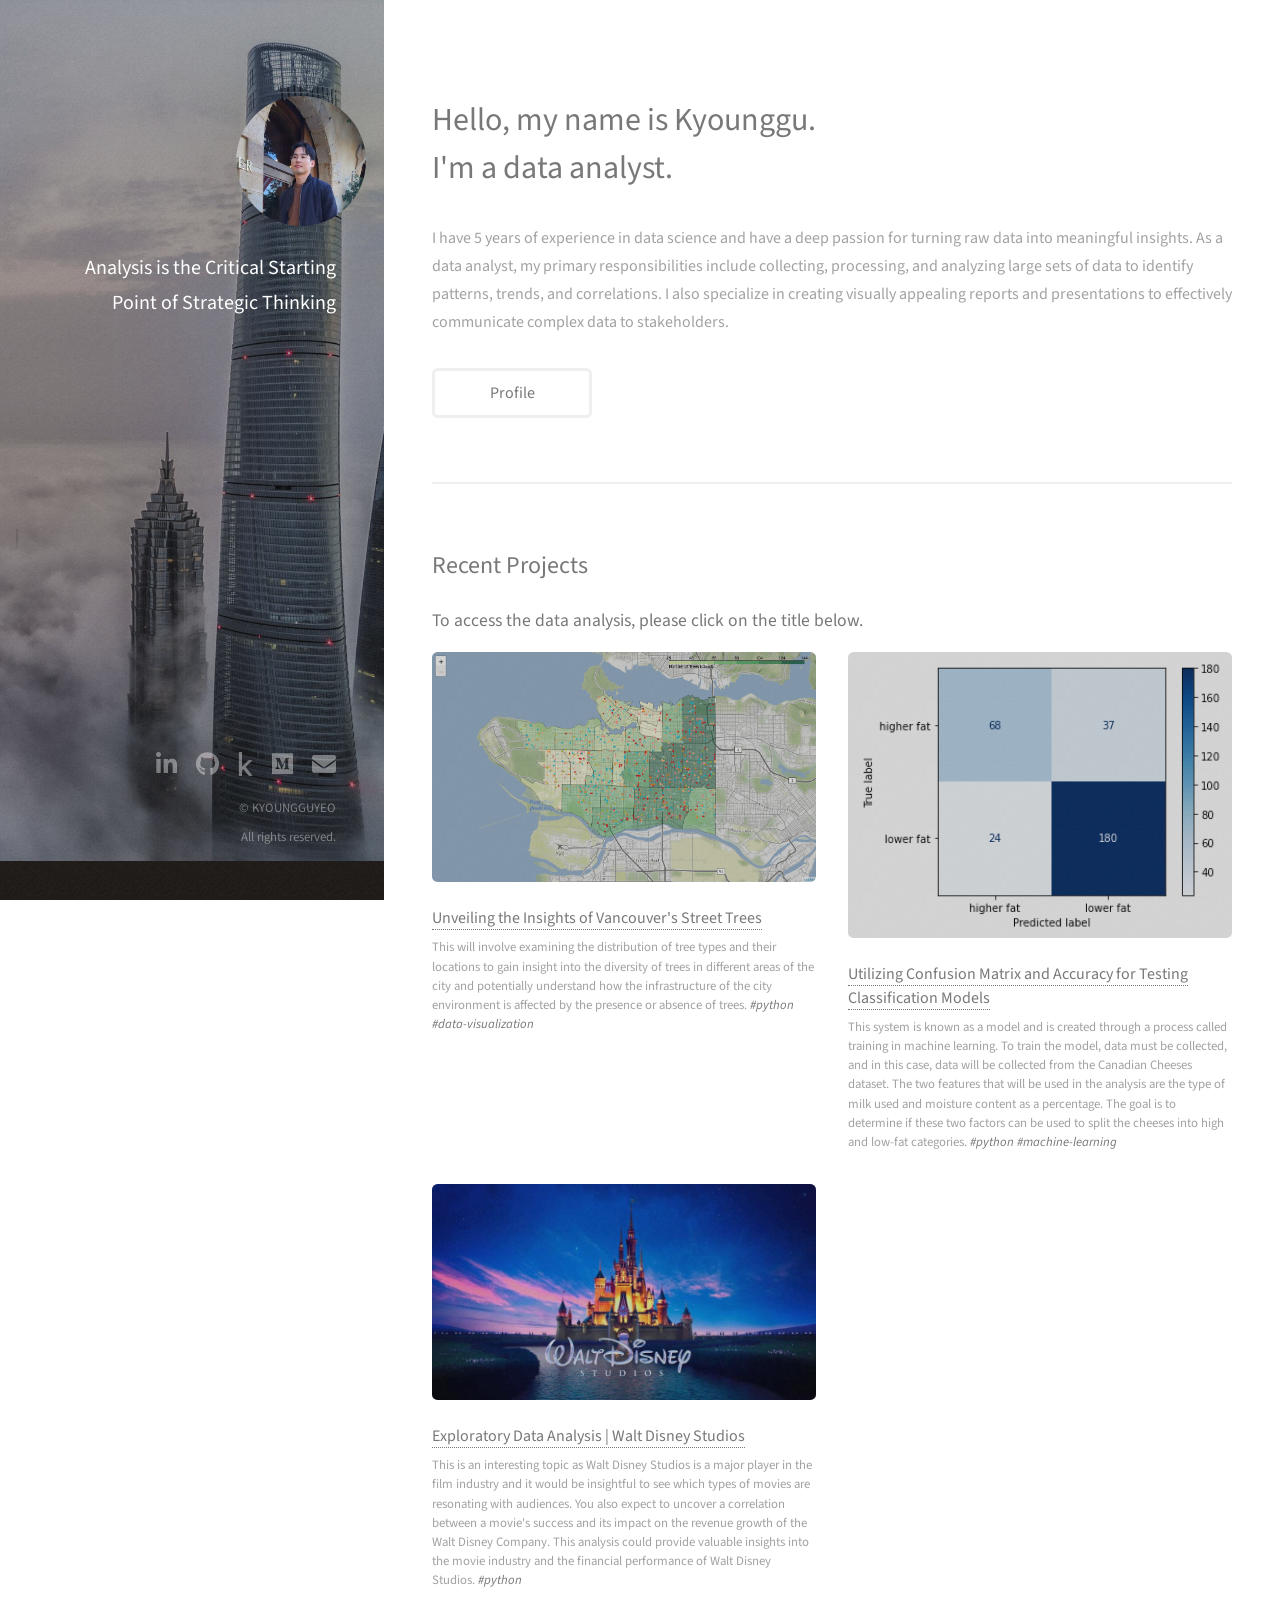
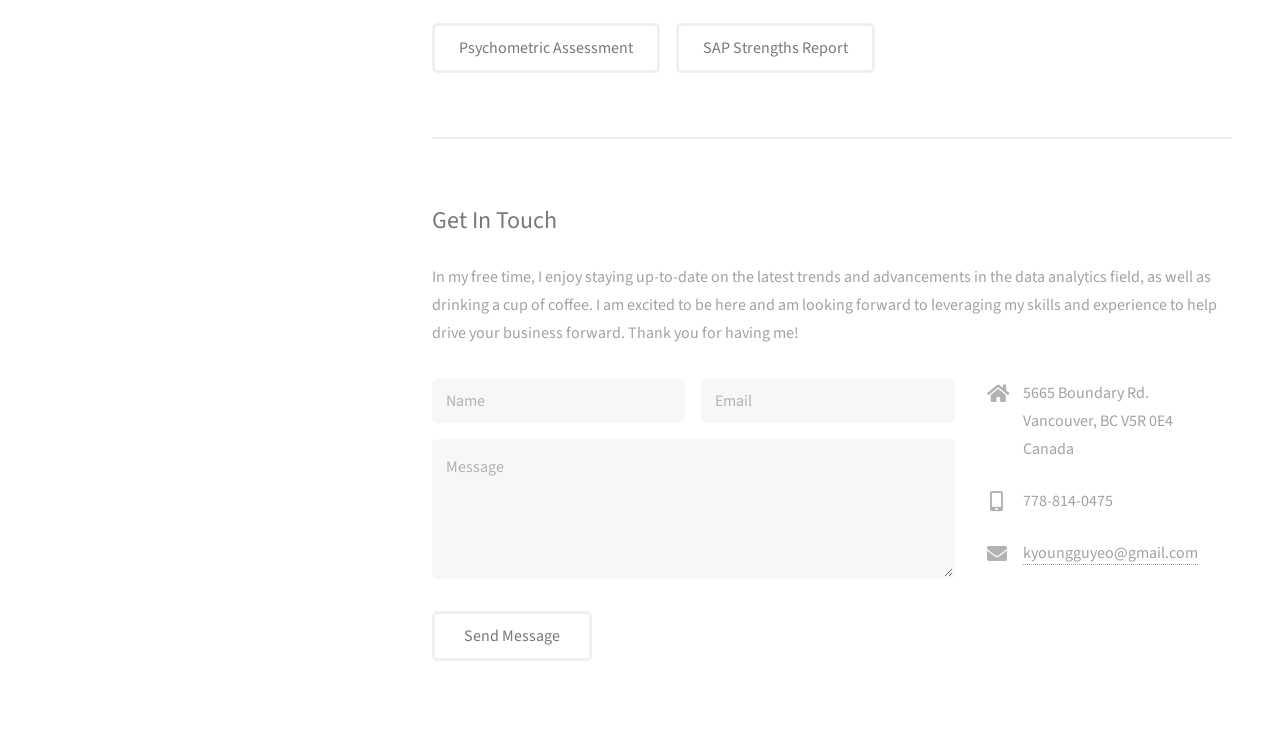
<file: index.html>
<!DOCTYPE HTML>
<!--
	Strata by HTML5 UP
	html5up.net | @ajlkn
	Free for personal and commercial use under the CCA 3.0 license (html5up.net/license)
-->
<html>
	<head>
		<title>Kyounggu Yeo | Data Analyst</title>
		<meta charset="utf-8" />
		<meta name="viewport" content="width=device-width, initial-scale=1, user-scalable=no" />
		<link rel="stylesheet" href="assets/css/main.css" />
		<script async src="https://pagead2.googlesyndication.com/pagead/js/adsbygoogle.js?client=ca-pub-3614192937830390"
     crossorigin="anonymous"></script>
	</head>
	<body class="is-preload">

		<!-- Header -->
			<header id="header">
				<div class="inner">
					<a href="#" class="image avatar"><img src="images/profile2.jpg" alt="" /></a>
					<h1><strong>Analysis is the Critical Starting Point of Strategic Thinking</strong><br />
				</div>
			</header>

		<!-- Main -->
			<div id="main">

				<!-- One -->
					<section id="one">
						<header class="major">
							<h2>Hello, my name is Kyounggu.<br />
								I'm a data analyst.</h2>
						</header>
						<p>I have 5 years of experience in data science and have a deep passion for turning raw data into meaningful insights. As a data analyst, my primary responsibilities include collecting, processing, and analyzing large sets of data to identify patterns, trends, and correlations. I also specialize in creating visually appealing reports and presentations to effectively communicate complex data to stakeholders.</p>
						<ul class="actions">
							<li><a href="data/Kyounggu-Yeo-Profile.pdf" target="_blank" class="button">Profile</a></li>
						</ul>
					</section>

				<!-- Two -->
					<section id="two">
						<h2>Recent Projects</h2>
							<h4>To access the data analysis, please click on the title below.</h4>
						<div class="row">
							<article class="col-6 col-12-xsmall work-item">
								<a href="images/city-of-vancouver-trees/vancouver-thumb.png" class="image fit thumb"><img src="images/city-of-vancouver-trees/vancouver-thumb.png" alt="" /></a>
								<h3><a href="data/Unveiling the Insights of Vancouver's Street Trees.html" target="_blank">Unveiling the Insights of Vancouver's Street Trees</a></h3>
								<p>This will involve examining the distribution of tree types and their locations to gain insight into the diversity of trees in different areas of the city and potentially understand how the infrastructure of the city environment is affected by the presence or absence of trees. <i><b>#python #data-visualization</b></i></p>
							</article>
							<article class="col-6 col-12-xsmall work-item">
								<a href="images/canadian-cheeses/cheeses-thumb.png" class="image fit thumb"><img src="images/canadian-cheeses/cheeses-thumb.png" alt="" /></a>
								<h3><a href="data/Utilizing Confusion Matrix and Accuracy for Testing Classification Models.html" target="_blank">Utilizing Confusion Matrix and Accuracy for Testing Classification Models</a></h3>
								<p>This system is known as a model and is created through a process called training in machine learning. To train the model, data must be collected, and in this case, data will be collected from the Canadian Cheeses dataset. The two features that will be used in the analysis are the type of milk used and moisture content as a percentage. The goal is to determine if these two factors can be used to split the cheeses into high and low-fat categories. <i><b>#python #machine-learning</b></i></p>
							</article>
							<article class="col-6 col-12-xsmall work-item">
								<a href="images/walt-disney-studios-castle-logo.jpeg" class="image fit thumb"><img src="images/walt-disney-studios-castle-logo.jpeg" alt="" /></a>
								<h3><a href="#" target="_blank">Exploratory Data Analysis | Walt Disney Studios</a></h3>
								<p>This is an interesting topic as Walt Disney Studios is a major player in the film industry and it would be insightful to see which types of movies are resonating with audiences. You also expect to uncover a correlation between a movie's success and its impact on the revenue growth of the Walt Disney Company. This analysis could provide valuable insights into the movie industry and the financial performance of Walt Disney Studios. <i><b>#python</b></i></p>
							</article>
						</div>
						<ul class="actions">
							<li><a href="data/Kyounggu-Yeo-Psychometric.pdf" target="_blank" class="button">Psychometric Assessment</a></li>
							<li><a href="data/SAP Candidate Strengths Report-Kyounggu Yeo.pdf" target="_blank" class="button">SAP Strengths Report</a></li>
						</ul>
					</section>

				<!-- Three -->
					<section id="three">
						<h2>Get In Touch</h2>
						<p>In my free time, I enjoy staying up-to-date on the latest trends and advancements in the data analytics field, as well as drinking a cup of coffee. I am excited to be here and am looking forward to leveraging my skills and experience to help drive your business forward. Thank you for having me!</p>
						<div class="row">
							<div class="col-8 col-12-small">
								<form method="post" action="#">
									<div class="row gtr-uniform gtr-50">
										<div class="col-6 col-12-xsmall"><input type="text" name="name" id="name" placeholder="Name" /></div>
										<div class="col-6 col-12-xsmall"><input type="email" name="email" id="email" placeholder="Email" /></div>
										<div class="col-12"><textarea name="message" id="message" placeholder="Message" rows="4"></textarea></div>
									</div>
								</form>
								<ul class="actions">
									<li><input type="submit" value="Send Message" /></li>
								</ul>
							</div>
							<div class="col-4 col-12-small">
								<ul class="labeled-icons">
									<li>
										<h3 class="icon solid fa-home"><span class="label">Address</span></h3>
										5665 Boundary Rd.<br />
										Vancouver, BC V5R 0E4<br />
										Canada
									</li>
									<li>
										<h3 class="icon solid fa-mobile-alt"><span class="label">Phone</span></h3>
										778-814-0475
									</li>
									<li>
										<h3 class="icon solid fa-envelope"><span class="label">Email</span></h3>
										<a href="mailto: kyoungguyeo@gmail.com">kyoungguyeo@gmail.com</a>
									</li>
								</ul>
							</div>
						</div>
					</section>

				<!-- Four -->
				<!--
					<section id="four">
						<h2>Elements</h2>

						<section>
							<h4>Text</h4>
							<p>This is <b>bold</b> and this is <strong>strong</strong>. This is <i>italic</i> and this is <em>emphasized</em>.
							This is <sup>superscript</sup> text and this is <sub>subscript</sub> text.
							This is <u>underlined</u> and this is code: <code>for (;;) { ... }</code>. Finally, <a href="#">this is a link</a>.</p>
							<hr />
							<header>
								<h4>Heading with a Subtitle</h4>
								<p>Lorem ipsum dolor sit amet nullam id egestas urna aliquam</p>
							</header>
							<p>Nunc lacinia ante nunc ac lobortis. Interdum adipiscing gravida odio porttitor sem non mi integer non faucibus ornare mi ut ante amet placerat aliquet. Volutpat eu sed ante lacinia sapien lorem accumsan varius montes viverra nibh in adipiscing blandit tempus accumsan.</p>
							<header>
								<h5>Heading with a Subtitle</h5>
								<p>Lorem ipsum dolor sit amet nullam id egestas urna aliquam</p>
							</header>
							<p>Nunc lacinia ante nunc ac lobortis. Interdum adipiscing gravida odio porttitor sem non mi integer non faucibus ornare mi ut ante amet placerat aliquet. Volutpat eu sed ante lacinia sapien lorem accumsan varius montes viverra nibh in adipiscing blandit tempus accumsan.</p>
							<hr />
							<h2>Heading Level 2</h2>
							<h3>Heading Level 3</h3>
							<h4>Heading Level 4</h4>
							<h5>Heading Level 5</h5>
							<h6>Heading Level 6</h6>
							<hr />
							<h5>Blockquote</h5>
							<blockquote>Fringilla nisl. Donec accumsan interdum nisi, quis tincidunt felis sagittis eget tempus euismod. Vestibulum ante ipsum primis in faucibus vestibulum. Blandit adipiscing eu felis iaculis volutpat ac adipiscing accumsan faucibus. Vestibulum ante ipsum primis in faucibus lorem ipsum dolor sit amet nullam adipiscing eu felis.</blockquote>
							<h5>Preformatted</h5>
							<pre><code>i = 0;

while (!deck.isInOrder()) {
print 'Iteration ' + i;
deck.shuffle();
i++;
}

print 'It took ' + i + ' iterations to sort the deck.';</code></pre>
						</section>

						<section>
							<h4>Lists</h4>
							<div class="row">
								<div class="col-6 col-12-xsmall">
									<h5>Unordered</h5>
									<ul>
										<li>Dolor pulvinar etiam magna etiam.</li>
										<li>Sagittis adipiscing lorem eleifend.</li>
										<li>Felis enim feugiat dolore viverra.</li>
									</ul>
									<h5>Alternate</h5>
									<ul class="alt">
										<li>Dolor pulvinar etiam magna etiam.</li>
										<li>Sagittis adipiscing lorem eleifend.</li>
										<li>Felis enim feugiat dolore viverra.</li>
									</ul>
								</div>
								<div class="col-6 col-12-xsmall">
									<h5>Ordered</h5>
									<ol>
										<li>Dolor pulvinar etiam magna etiam.</li>
										<li>Etiam vel felis at lorem sed viverra.</li>
										<li>Felis enim feugiat dolore viverra.</li>
										<li>Dolor pulvinar etiam magna etiam.</li>
										<li>Etiam vel felis at lorem sed viverra.</li>
										<li>Felis enim feugiat dolore viverra.</li>
									</ol>
									<h5>Icons</h5>
									<ul class="icons">
										<li><a href="#" class="icon brands fa-twitter"><span class="label">Twitter</span></a></li>
										<li><a href="#" class="icon brands fa-facebook-f"><span class="label">Facebook</span></a></li>
										<li><a href="#" class="icon brands fa-instagram"><span class="label">Instagram</span></a></li>
										<li><a href="#" class="icon brands fa-github"><span class="label">Github</span></a></li>
										<li><a href="#" class="icon brands fa-dribbble"><span class="label">Dribbble</span></a></li>
										<li><a href="#" class="icon brands fa-tumblr"><span class="label">Tumblr</span></a></li>
									</ul>
								</div>
							</div>
							<h5>Actions</h5>
							<ul class="actions">
								<li><a href="#" class="button primary">Default</a></li>
								<li><a href="#" class="button">Default</a></li>
							</ul>
							<ul class="actions small">
								<li><a href="#" class="button primary small">Small</a></li>
								<li><a href="#" class="button small">Small</a></li>
							</ul>
							<div class="row">
								<div class="col-6 col-12-small">
									<ul class="actions stacked">
										<li><a href="#" class="button primary">Default</a></li>
										<li><a href="#" class="button">Default</a></li>
									</ul>
								</div>
								<div class="col-6 col-12-small">
									<ul class="actions stacked">
										<li><a href="#" class="button primary small">Small</a></li>
										<li><a href="#" class="button small">Small</a></li>
									</ul>
								</div>
								<div class="col-6 col-12-small">
									<ul class="actions stacked">
										<li><a href="#" class="button primary fit">Default</a></li>
										<li><a href="#" class="button fit">Default</a></li>
									</ul>
								</div>
								<div class="col-6 col-12-small">
									<ul class="actions stacked">
										<li><a href="#" class="button primary small fit">Small</a></li>
										<li><a href="#" class="button small fit">Small</a></li>
									</ul>
								</div>
							</div>
						</section>

						<section>
							<h4>Table</h4>
							<h5>Default</h5>
							<div class="table-wrapper">
								<table>
									<thead>
										<tr>
											<th>Name</th>
											<th>Description</th>
											<th>Price</th>
										</tr>
									</thead>
									<tbody>
										<tr>
											<td>Item One</td>
											<td>Ante turpis integer aliquet porttitor.</td>
											<td>29.99</td>
										</tr>
										<tr>
											<td>Item Two</td>
											<td>Vis ac commodo adipiscing arcu aliquet.</td>
											<td>19.99</td>
										</tr>
										<tr>
											<td>Item Three</td>
											<td> Morbi faucibus arcu accumsan lorem.</td>
											<td>29.99</td>
										</tr>
										<tr>
											<td>Item Four</td>
											<td>Vitae integer tempus condimentum.</td>
											<td>19.99</td>
										</tr>
										<tr>
											<td>Item Five</td>
											<td>Ante turpis integer aliquet porttitor.</td>
											<td>29.99</td>
										</tr>
									</tbody>
									<tfoot>
										<tr>
											<td colspan="2"></td>
											<td>100.00</td>
										</tr>
									</tfoot>
								</table>
							</div>

							<h5>Alternate</h5>
							<div class="table-wrapper">
								<table class="alt">
									<thead>
										<tr>
											<th>Name</th>
											<th>Description</th>
											<th>Price</th>
										</tr>
									</thead>
									<tbody>
										<tr>
											<td>Item One</td>
											<td>Ante turpis integer aliquet porttitor.</td>
											<td>29.99</td>
										</tr>
										<tr>
											<td>Item Two</td>
											<td>Vis ac commodo adipiscing arcu aliquet.</td>
											<td>19.99</td>
										</tr>
										<tr>
											<td>Item Three</td>
											<td> Morbi faucibus arcu accumsan lorem.</td>
											<td>29.99</td>
										</tr>
										<tr>
											<td>Item Four</td>
											<td>Vitae integer tempus condimentum.</td>
											<td>19.99</td>
										</tr>
										<tr>
											<td>Item Five</td>
											<td>Ante turpis integer aliquet porttitor.</td>
											<td>29.99</td>
										</tr>
									</tbody>
									<tfoot>
										<tr>
											<td colspan="2"></td>
											<td>100.00</td>
										</tr>
									</tfoot>
								</table>
							</div>
						</section>

						<section>
							<h4>Buttons</h4>
							<ul class="actions">
								<li><a href="#" class="button primary">Primary</a></li>
								<li><a href="#" class="button">Default</a></li>
							</ul>
							<ul class="actions">
								<li><a href="#" class="button large">Large</a></li>
								<li><a href="#" class="button">Default</a></li>
								<li><a href="#" class="button small">Small</a></li>
							</ul>
							<ul class="actions fit">
								<li><a href="#" class="button primary fit">Fit</a></li>
								<li><a href="#" class="button fit">Fit</a></li>
							</ul>
							<ul class="actions fit small">
								<li><a href="#" class="button primary fit small">Fit + Small</a></li>
								<li><a href="#" class="button fit small">Fit + Small</a></li>
							</ul>
							<ul class="actions">
								<li><a href="#" class="button primary icon solid fa-download">Icon</a></li>
								<li><a href="#" class="button icon solid fa-download">Icon</a></li>
							</ul>
							<ul class="actions">
								<li><span class="button primary disabled">Primary</span></li>
								<li><span class="button disabled">Default</span></li>
							</ul>
						</section>

						<section>
							<h4>Form</h4>
							<form method="post" action="#">
								<div class="row gtr-uniform gtr-50">
									<div class="col-6 col-12-xsmall">
										<input type="text" name="demo-name" id="demo-name" value="" placeholder="Name" />
									</div>
									<div class="col-6 col-12-xsmall">
										<input type="email" name="demo-email" id="demo-email" value="" placeholder="Email" />
									</div>
									<div class="col-12">
										<select name="demo-category" id="demo-category">
											<option value="">- Category -</option>
											<option value="1">Manufacturing</option>
											<option value="1">Shipping</option>
											<option value="1">Administration</option>
											<option value="1">Human Resources</option>
										</select>
									</div>
									<div class="col-4 col-12-small">
										<input type="radio" id="demo-priority-low" name="demo-priority" checked>
										<label for="demo-priority-low">Low Priority</label>
									</div>
									<div class="col-4 col-12-small">
										<input type="radio" id="demo-priority-normal" name="demo-priority">
										<label for="demo-priority-normal">Normal Priority</label>
									</div>
									<div class="col-4 col-12-small">
										<input type="radio" id="demo-priority-high" name="demo-priority">
										<label for="demo-priority-high">High Priority</label>
									</div>
									<div class="col-6 col-12-small">
										<input type="checkbox" id="demo-copy" name="demo-copy">
										<label for="demo-copy">Email me a copy of this message</label>
									</div>
									<div class="col-6 col-12-small">
										<input type="checkbox" id="demo-human" name="demo-human" checked>
										<label for="demo-human">I am a human and not a robot</label>
									</div>
									<div class="col-12">
										<textarea name="demo-message" id="demo-message" placeholder="Enter your message" rows="6"></textarea>
									</div>
									<div class="col-12">
										<ul class="actions">
											<li><input type="submit" value="Send Message" class="primary" /></li>
											<li><input type="reset" value="Reset" /></li>
										</ul>
									</div>
								</div>
							</form>
						</section>

						<section>
							<h4>Image</h4>
							<h5>Fit</h5>
							<div class="box alt">
								<div class="row gtr-50 gtr-uniform">
									<div class="col-12"><span class="image fit"><img src="images/fulls/05.jpg" alt="" /></span></div>
									<div class="col-4"><span class="image fit"><img src="images/thumbs/01.jpg" alt="" /></span></div>
									<div class="col-4"><span class="image fit"><img src="images/thumbs/02.jpg" alt="" /></span></div>
									<div class="col-4"><span class="image fit"><img src="images/thumbs/03.jpg" alt="" /></span></div>
									<div class="col-4"><span class="image fit"><img src="images/thumbs/04.jpg" alt="" /></span></div>
									<div class="col-4"><span class="image fit"><img src="images/thumbs/05.jpg" alt="" /></span></div>
									<div class="col-4"><span class="image fit"><img src="images/thumbs/06.jpg" alt="" /></span></div>
									<div class="col-4"><span class="image fit"><img src="images/thumbs/03.jpg" alt="" /></span></div>
									<div class="col-4"><span class="image fit"><img src="images/thumbs/02.jpg" alt="" /></span></div>
									<div class="col-4"><span class="image fit"><img src="images/thumbs/01.jpg" alt="" /></span></div>
								</div>
							</div>
							<h5>Left &amp; Right</h5>
							<p><span class="image left"><img src="images/avatar.jpg" alt="" /></span>Fringilla nisl. Donec accumsan interdum nisi, quis tincidunt felis sagittis eget. tempus euismod. Vestibulum ante ipsum primis in faucibus vestibulum. Blandit adipiscing eu felis iaculis volutpat ac adipiscing accumsan eu faucibus. Integer ac pellentesque praesent tincidunt felis sagittis eget. tempus euismod. Vestibulum ante ipsum primis in faucibus vestibulum. Blandit adipiscing eu felis iaculis volutpat ac adipiscing accumsan eu faucibus. Integer ac pellentesque praesent. Donec accumsan interdum nisi, quis tincidunt felis sagittis eget. tempus euismod. Vestibulum ante ipsum primis in faucibus vestibulum. Blandit adipiscing eu felis iaculis volutpat ac adipiscing accumsan eu faucibus. Integer ac pellentesque praesent tincidunt felis sagittis eget. tempus euismod. Vestibulum ante ipsum primis in faucibus vestibulum. Blandit adipiscing eu felis iaculis volutpat ac adipiscing accumsan eu faucibus. Integer ac pellentesque praesent.</p>
							<p><span class="image right"><img src="images/avatar.jpg" alt="" /></span>Fringilla nisl. Donec accumsan interdum nisi, quis tincidunt felis sagittis eget. tempus euismod. Vestibulum ante ipsum primis in faucibus vestibulum. Blandit adipiscing eu felis iaculis volutpat ac adipiscing accumsan eu faucibus. Integer ac pellentesque praesent tincidunt felis sagittis eget. tempus euismod. Vestibulum ante ipsum primis in faucibus vestibulum. Blandit adipiscing eu felis iaculis volutpat ac adipiscing accumsan eu faucibus. Integer ac pellentesque praesent. Donec accumsan interdum nisi, quis tincidunt felis sagittis eget. tempus euismod. Vestibulum ante ipsum primis in faucibus vestibulum. Blandit adipiscing eu felis iaculis volutpat ac adipiscing accumsan eu faucibus. Integer ac pellentesque praesent tincidunt felis sagittis eget. tempus euismod. Vestibulum ante ipsum primis in faucibus vestibulum. Blandit adipiscing eu felis iaculis volutpat ac adipiscing accumsan eu faucibus. Integer ac pellentesque praesent.</p>
						</section>

					</section>
				-->

			</div>

		<!-- Footer -->
			<footer id="footer">
				<div class="inner">
					<ul class="icons">
						<li><a href="https://www.linkedin.com/in/kyoungguyeo/" target="_blank" class="icon brands fa-linkedin-in"><span class="label">LinkedIn</span></a></li>
						<li><a href="http://github.com/kyoungguyeo" target="_blank" class="icon brands fa-github"><span class="label">Github</span></a></li>
						<li><a href="http://kaggle.com/kyoungguyeo" target="_blank" class="icon brands fa-kaggle"><span class="label">Kaggle</span></a></li>
						<li><a href="http://medium.com/@kyoungguyeo" target="_blank" class="icon brands fa-medium"><span class="label">Medium</span></a></li>
						<li><a href="mailto: kyoungguyeo@gmail.com" target="_blank" class="icon solid fa-envelope"><span class="label">Email</span></a></li>
					</ul>
					<ul class="copyright">
						<li>&copy; KYOUNGGUYEO</li><li>All rights reserved.</a></li>
					</ul>
				</div>
			</footer>

		<!-- Scripts -->
			<script src="assets/js/jquery.min.js"></script>
			<script src="assets/js/jquery.poptrox.min.js"></script>
			<script src="assets/js/browser.min.js"></script>
			<script src="assets/js/breakpoints.min.js"></script>
			<script src="assets/js/util.js"></script>
			<script src="assets/js/main.js"></script>

	</body>
</html>
</file>
<file: assets/css/main.css>
@import url("fontawesome-all.min.css");
@import url("https://fonts.googleapis.com/css?family=Source+Sans+Pro:400,400italic");

/*
	Strata by HTML5 UP
	html5up.net | @ajlkn
	Free for personal and commercial use under the CCA 3.0 license (html5up.net/license)
*/

html, body, div, span, applet, object,
iframe, h1, h2, h3, h4, h5, h6, p, blockquote,
pre, a, abbr, acronym, address, big, cite,
code, del, dfn, em, img, ins, kbd, q, s, samp,
small, strike, strong, sub, sup, tt, var, b,
u, i, center, dl, dt, dd, ol, ul, li, fieldset,
form, label, legend, table, caption, tbody,
tfoot, thead, tr, th, td, article, aside,
canvas, details, embed, figure, figcaption,
footer, header, hgroup, menu, nav, output, ruby,
section, summary, time, mark, audio, video {
	margin: 0;
	padding: 0;
	border: 0;
	font-size: 100%;
	font: inherit;
	vertical-align: baseline;}

article, aside, details, figcaption, figure,
footer, header, hgroup, menu, nav, section {
	display: block;}

body {
	line-height: 1;
}

ol, ul {
	list-style: none;
}

blockquote, q {
	quotes: none;
}

	blockquote:before, blockquote:after, q:before, q:after {
		content: '';
		content: none;
	}

table {
	border-collapse: collapse;
	border-spacing: 0;
}

body {
	-webkit-text-size-adjust: none;
}

mark {
	background-color: transparent;
	color: inherit;
}

input::-moz-focus-inner {
	border: 0;
	padding: 0;
}

input, select, textarea {
	-moz-appearance: none;
	-webkit-appearance: none;
	-ms-appearance: none;
	appearance: none;
}

/* Basic */

	html {
		box-sizing: border-box;
	}

	*, *:before, *:after {
		box-sizing: inherit;
	}

	body {
		background: #fff;
	}

		body.is-preload *, body.is-preload *:before, body.is-preload *:after {
			-moz-animation: none !important;
			-webkit-animation: none !important;
			-ms-animation: none !important;
			animation: none !important;
			-moz-transition: none !important;
			-webkit-transition: none !important;
			-ms-transition: none !important;
			transition: none !important;
		}

	body, input, select, textarea {
		color: #a2a2a2;
		font-family: "Source Sans Pro", Helvetica, sans-serif;
		font-size: 16pt;
		font-weight: 400;
		line-height: 1.75em;
	}

	a {
		-moz-transition: color 0.2s ease-in-out, border-color 0.2s ease-in-out;
		-webkit-transition: color 0.2s ease-in-out, border-color 0.2s ease-in-out;
		-ms-transition: color 0.2s ease-in-out, border-color 0.2s ease-in-out;
		transition: color 0.2s ease-in-out, border-color 0.2s ease-in-out;
		border-bottom: dotted 1px;
		color: #49bf9d;
		text-decoration: none;
	}

		a:hover {
			border-bottom-color: transparent;
			color: #49bf9d !important;
			text-decoration: none;
		}

	strong, b {
		color: #787878;
		font-weight: 400;
	}

	em, i {
		font-style: italic;
	}

	p {
		margin: 0 0 2em 0;
	}

	h1, h2, h3, h4, h5, h6 {
		color: #787878;
		font-weight: 400;
		line-height: 1em;
		margin: 0 0 1em 0;
	}

		h1 a, h2 a, h3 a, h4 a, h5 a, h6 a {
			color: inherit;
			text-decoration: none;
		}

	h1 {
		font-size: 2em;
		line-height: 1.5em;
	}

	h2 {
		font-size: 1.5em;
		line-height: 1.5em;
	}

	h3 {
		font-size: 1.25em;
		line-height: 1.5em;
	}

	h4 {
		font-size: 1.1em;
		line-height: 1.5em;
	}

	h5 {
		font-size: 0.9em;
		line-height: 1.5em;
	}

	h6 {
		font-size: 0.7em;
		line-height: 1.5em;
	}

	sub {
		font-size: 0.8em;
		position: relative;
		top: 0.5em;
	}

	sup {
		font-size: 0.8em;
		position: relative;
		top: -0.5em;
	}

	hr {
		border: 0;
		border-bottom: solid 2px #efefef;
		margin: 2em 0;
	}

		hr.major {
			margin: 3em 0;
		}

	blockquote {
		border-left: solid 6px #efefef;
		font-style: italic;
		margin: 0 0 2em 0;
		padding: 0.5em 0 0.5em 1.5em;
	}

	code {
		background: #f7f7f7;
		border-radius: 0.35em;
		border: solid 2px #efefef;
		font-family: "Courier New", monospace;
		font-size: 0.9em;
		margin: 0 0.25em;
		padding: 0.25em 0.65em;
	}

	pre {
		-webkit-overflow-scrolling: touch;
		font-family: "Courier New", monospace;
		font-size: 0.9em;
		margin: 0 0 2em 0;
	}

		pre code {
			display: block;
			line-height: 1.75em;
			padding: 1em 1.5em;
			overflow-x: auto;
		}

	.align-left {
		text-align: left;
	}

	.align-center {
		text-align: center;
	}

	.align-right {
		text-align: right;
	}

/* Container */

	.container {
		margin: 0 auto;
		max-width: calc(100% - 4em);
		width: 100%;
	}

		.container.xsmall {
			width: 25%;
		}

		.container.small {
			width: 50%;
		}

		.container.medium {
			width: 75%;
		}

		.container.large {
			width: 125%;
		}

		.container.xlarge {
			width: 150%;
		}

		.container.max {
			width: 100%;
		}

		@media screen and (max-width: 980px) {

			.container {
				width: 100% !important;
				max-width: 100% !important;
			}

		}

		@media screen and (max-width: 480px) {

			.container {
				max-width: calc(100% - 3em);
			}

		}

/* Row */

	.row {
		display: flex;
		flex-wrap: wrap;
		box-sizing: border-box;
		align-items: stretch;
	}

		.row > * {
			box-sizing: border-box;
		}

		.row.gtr-uniform > * > :last-child {
			margin-bottom: 0;
		}

		.row.aln-left {
			justify-content: flex-start;
		}

		.row.aln-center {
			justify-content: center;
		}

		.row.aln-right {
			justify-content: flex-end;
		}

		.row.aln-top {
			align-items: flex-start;
		}

		.row.aln-middle {
			align-items: center;
		}

		.row.aln-bottom {
			align-items: flex-end;
		}

		.row > .imp {
			order: -1;
		}

		.row > .col-1 {
			width: 8.33333%;
		}

		.row > .off-1 {
			margin-left: 8.33333%;
		}

		.row > .col-2 {
			width: 16.66667%;
		}

		.row > .off-2 {
			margin-left: 16.66667%;
		}

		.row > .col-3 {
			width: 25%;
		}

		.row > .off-3 {
			margin-left: 25%;
		}

		.row > .col-4 {
			width: 33.33333%;
		}

		.row > .off-4 {
			margin-left: 33.33333%;
		}

		.row > .col-5 {
			width: 41.66667%;
		}

		.row > .off-5 {
			margin-left: 41.66667%;
		}

		.row > .col-6 {
			width: 50%;
		}

		.row > .off-6 {
			margin-left: 50%;
		}

		.row > .col-7 {
			width: 58.33333%;
		}

		.row > .off-7 {
			margin-left: 58.33333%;
		}

		.row > .col-8 {
			width: 66.66667%;
		}

		.row > .off-8 {
			margin-left: 66.66667%;
		}

		.row > .col-9 {
			width: 75%;
		}

		.row > .off-9 {
			margin-left: 75%;
		}

		.row > .col-10 {
			width: 83.33333%;
		}

		.row > .off-10 {
			margin-left: 83.33333%;
		}

		.row > .col-11 {
			width: 91.66667%;
		}

		.row > .off-11 {
			margin-left: 91.66667%;
		}

		.row > .col-12 {
			width: 100%;
		}

		.row > .off-12 {
			margin-left: 100%;
		}

		.row.gtr-0 {
			margin-top: 0;
			margin-left: 0em;
		}

			.row.gtr-0 > * {
				padding: 0 0 0 0em;
			}

			.row.gtr-0.gtr-uniform {
				margin-top: 0em;
			}

				.row.gtr-0.gtr-uniform > * {
					padding-top: 0em;
				}

		.row.gtr-25 {
			margin-top: 0;
			margin-left: -0.625em;
		}

			.row.gtr-25 > * {
				padding: 0 0 0 0.625em;
			}

			.row.gtr-25.gtr-uniform {
				margin-top: -0.625em;
			}

				.row.gtr-25.gtr-uniform > * {
					padding-top: 0.625em;
				}

		.row.gtr-50 {
			margin-top: 0;
			margin-left: -1.25em;
		}

			.row.gtr-50 > * {
				padding: 0 0 0 1.25em;
			}

			.row.gtr-50.gtr-uniform {
				margin-top: -1.25em;
			}

				.row.gtr-50.gtr-uniform > * {
					padding-top: 1.25em;
				}

		.row {
			margin-top: 0;
			margin-left: -2.5em;
		}

			.row > * {
				padding: 0 0 0 2.5em;
			}

			.row.gtr-uniform {
				margin-top: -2.5em;
			}

				.row.gtr-uniform > * {
					padding-top: 2.5em;
				}

		.row.gtr-150 {
			margin-top: 0;
			margin-left: -3.75em;
		}

			.row.gtr-150 > * {
				padding: 0 0 0 3.75em;
			}

			.row.gtr-150.gtr-uniform {
				margin-top: -3.75em;
			}

				.row.gtr-150.gtr-uniform > * {
					padding-top: 3.75em;
				}

		.row.gtr-200 {
			margin-top: 0;
			margin-left: -5em;
		}

			.row.gtr-200 > * {
				padding: 0 0 0 5em;
			}

			.row.gtr-200.gtr-uniform {
				margin-top: -5em;
			}

				.row.gtr-200.gtr-uniform > * {
					padding-top: 5em;
				}

		@media screen and (max-width: 1800px) {

			.row {
				display: flex;
				flex-wrap: wrap;
				box-sizing: border-box;
				align-items: stretch;
			}

				.row > * {
					box-sizing: border-box;
				}

				.row.gtr-uniform > * > :last-child {
					margin-bottom: 0;
				}

				.row.aln-left {
					justify-content: flex-start;
				}

				.row.aln-center {
					justify-content: center;
				}

				.row.aln-right {
					justify-content: flex-end;
				}

				.row.aln-top {
					align-items: flex-start;
				}

				.row.aln-middle {
					align-items: center;
				}

				.row.aln-bottom {
					align-items: flex-end;
				}

				.row > .imp-xlarge {
					order: -1;
				}

				.row > .col-1-xlarge {
					width: 8.33333%;
				}

				.row > .off-1-xlarge {
					margin-left: 8.33333%;
				}

				.row > .col-2-xlarge {
					width: 16.66667%;
				}

				.row > .off-2-xlarge {
					margin-left: 16.66667%;
				}

				.row > .col-3-xlarge {
					width: 25%;
				}

				.row > .off-3-xlarge {
					margin-left: 25%;
				}

				.row > .col-4-xlarge {
					width: 33.33333%;
				}

				.row > .off-4-xlarge {
					margin-left: 33.33333%;
				}

				.row > .col-5-xlarge {
					width: 41.66667%;
				}

				.row > .off-5-xlarge {
					margin-left: 41.66667%;
				}

				.row > .col-6-xlarge {
					width: 50%;
				}

				.row > .off-6-xlarge {
					margin-left: 50%;
				}

				.row > .col-7-xlarge {
					width: 58.33333%;
				}

				.row > .off-7-xlarge {
					margin-left: 58.33333%;
				}

				.row > .col-8-xlarge {
					width: 66.66667%;
				}

				.row > .off-8-xlarge {
					margin-left: 66.66667%;
				}

				.row > .col-9-xlarge {
					width: 75%;
				}

				.row > .off-9-xlarge {
					margin-left: 75%;
				}

				.row > .col-10-xlarge {
					width: 83.33333%;
				}

				.row > .off-10-xlarge {
					margin-left: 83.33333%;
				}

				.row > .col-11-xlarge {
					width: 91.66667%;
				}

				.row > .off-11-xlarge {
					margin-left: 91.66667%;
				}

				.row > .col-12-xlarge {
					width: 100%;
				}

				.row > .off-12-xlarge {
					margin-left: 100%;
				}

				.row.gtr-0 {
					margin-top: 0;
					margin-left: 0em;
				}

					.row.gtr-0 > * {
						padding: 0 0 0 0em;
					}

					.row.gtr-0.gtr-uniform {
						margin-top: 0em;
					}

						.row.gtr-0.gtr-uniform > * {
							padding-top: 0em;
						}

				.row.gtr-25 {
					margin-top: 0;
					margin-left: -0.625em;
				}

					.row.gtr-25 > * {
						padding: 0 0 0 0.625em;
					}

					.row.gtr-25.gtr-uniform {
						margin-top: -0.625em;
					}

						.row.gtr-25.gtr-uniform > * {
							padding-top: 0.625em;
						}

				.row.gtr-50 {
					margin-top: 0;
					margin-left: -1.25em;
				}

					.row.gtr-50 > * {
						padding: 0 0 0 1.25em;
					}

					.row.gtr-50.gtr-uniform {
						margin-top: -1.25em;
					}

						.row.gtr-50.gtr-uniform > * {
							padding-top: 1.25em;
						}

				.row {
					margin-top: 0;
					margin-left: -2.5em;
				}

					.row > * {
						padding: 0 0 0 2.5em;
					}

					.row.gtr-uniform {
						margin-top: -2.5em;
					}

						.row.gtr-uniform > * {
							padding-top: 2.5em;
						}

				.row.gtr-150 {
					margin-top: 0;
					margin-left: -3.75em;
				}

					.row.gtr-150 > * {
						padding: 0 0 0 3.75em;
					}

					.row.gtr-150.gtr-uniform {
						margin-top: -3.75em;
					}

						.row.gtr-150.gtr-uniform > * {
							padding-top: 3.75em;
						}

				.row.gtr-200 {
					margin-top: 0;
					margin-left: -5em;
				}

					.row.gtr-200 > * {
						padding: 0 0 0 5em;
					}

					.row.gtr-200.gtr-uniform {
						margin-top: -5em;
					}

						.row.gtr-200.gtr-uniform > * {
							padding-top: 5em;
						}

		}

		@media screen and (max-width: 1280px) {

			.row {
				display: flex;
				flex-wrap: wrap;
				box-sizing: border-box;
				align-items: stretch;
			}

				.row > * {
					box-sizing: border-box;
				}

				.row.gtr-uniform > * > :last-child {
					margin-bottom: 0;
				}

				.row.aln-left {
					justify-content: flex-start;
				}

				.row.aln-center {
					justify-content: center;
				}

				.row.aln-right {
					justify-content: flex-end;
				}

				.row.aln-top {
					align-items: flex-start;
				}

				.row.aln-middle {
					align-items: center;
				}

				.row.aln-bottom {
					align-items: flex-end;
				}

				.row > .imp-large {
					order: -1;
				}

				.row > .col-1-large {
					width: 8.33333%;
				}

				.row > .off-1-large {
					margin-left: 8.33333%;
				}

				.row > .col-2-large {
					width: 16.66667%;
				}

				.row > .off-2-large {
					margin-left: 16.66667%;
				}

				.row > .col-3-large {
					width: 25%;
				}

				.row > .off-3-large {
					margin-left: 25%;
				}

				.row > .col-4-large {
					width: 33.33333%;
				}

				.row > .off-4-large {
					margin-left: 33.33333%;
				}

				.row > .col-5-large {
					width: 41.66667%;
				}

				.row > .off-5-large {
					margin-left: 41.66667%;
				}

				.row > .col-6-large {
					width: 50%;
				}

				.row > .off-6-large {
					margin-left: 50%;
				}

				.row > .col-7-large {
					width: 58.33333%;
				}

				.row > .off-7-large {
					margin-left: 58.33333%;
				}

				.row > .col-8-large {
					width: 66.66667%;
				}

				.row > .off-8-large {
					margin-left: 66.66667%;
				}

				.row > .col-9-large {
					width: 75%;
				}

				.row > .off-9-large {
					margin-left: 75%;
				}

				.row > .col-10-large {
					width: 83.33333%;
				}

				.row > .off-10-large {
					margin-left: 83.33333%;
				}

				.row > .col-11-large {
					width: 91.66667%;
				}

				.row > .off-11-large {
					margin-left: 91.66667%;
				}

				.row > .col-12-large {
					width: 100%;
				}

				.row > .off-12-large {
					margin-left: 100%;
				}

				.row.gtr-0 {
					margin-top: 0;
					margin-left: 0em;
				}

					.row.gtr-0 > * {
						padding: 0 0 0 0em;
					}

					.row.gtr-0.gtr-uniform {
						margin-top: 0em;
					}

						.row.gtr-0.gtr-uniform > * {
							padding-top: 0em;
						}

				.row.gtr-25 {
					margin-top: 0;
					margin-left: -0.5em;
				}

					.row.gtr-25 > * {
						padding: 0 0 0 0.5em;
					}

					.row.gtr-25.gtr-uniform {
						margin-top: -0.5em;
					}

						.row.gtr-25.gtr-uniform > * {
							padding-top: 0.5em;
						}

				.row.gtr-50 {
					margin-top: 0;
					margin-left: -1em;
				}

					.row.gtr-50 > * {
						padding: 0 0 0 1em;
					}

					.row.gtr-50.gtr-uniform {
						margin-top: -1em;
					}

						.row.gtr-50.gtr-uniform > * {
							padding-top: 1em;
						}

				.row {
					margin-top: 0;
					margin-left: -2em;
				}

					.row > * {
						padding: 0 0 0 2em;
					}

					.row.gtr-uniform {
						margin-top: -2em;
					}

						.row.gtr-uniform > * {
							padding-top: 2em;
						}

				.row.gtr-150 {
					margin-top: 0;
					margin-left: -3em;
				}

					.row.gtr-150 > * {
						padding: 0 0 0 3em;
					}

					.row.gtr-150.gtr-uniform {
						margin-top: -3em;
					}

						.row.gtr-150.gtr-uniform > * {
							padding-top: 3em;
						}

				.row.gtr-200 {
					margin-top: 0;
					margin-left: -4em;
				}

					.row.gtr-200 > * {
						padding: 0 0 0 4em;
					}

					.row.gtr-200.gtr-uniform {
						margin-top: -4em;
					}

						.row.gtr-200.gtr-uniform > * {
							padding-top: 4em;
						}

		}

		@media screen and (max-width: 980px) {

			.row {
				display: flex;
				flex-wrap: wrap;
				box-sizing: border-box;
				align-items: stretch;
			}

				.row > * {
					box-sizing: border-box;
				}

				.row.gtr-uniform > * > :last-child {
					margin-bottom: 0;
				}

				.row.aln-left {
					justify-content: flex-start;
				}

				.row.aln-center {
					justify-content: center;
				}

				.row.aln-right {
					justify-content: flex-end;
				}

				.row.aln-top {
					align-items: flex-start;
				}

				.row.aln-middle {
					align-items: center;
				}

				.row.aln-bottom {
					align-items: flex-end;
				}

				.row > .imp-medium {
					order: -1;
				}

				.row > .col-1-medium {
					width: 8.33333%;
				}

				.row > .off-1-medium {
					margin-left: 8.33333%;
				}

				.row > .col-2-medium {
					width: 16.66667%;
				}

				.row > .off-2-medium {
					margin-left: 16.66667%;
				}

				.row > .col-3-medium {
					width: 25%;
				}

				.row > .off-3-medium {
					margin-left: 25%;
				}

				.row > .col-4-medium {
					width: 33.33333%;
				}

				.row > .off-4-medium {
					margin-left: 33.33333%;
				}

				.row > .col-5-medium {
					width: 41.66667%;
				}

				.row > .off-5-medium {
					margin-left: 41.66667%;
				}

				.row > .col-6-medium {
					width: 50%;
				}

				.row > .off-6-medium {
					margin-left: 50%;
				}

				.row > .col-7-medium {
					width: 58.33333%;
				}

				.row > .off-7-medium {
					margin-left: 58.33333%;
				}

				.row > .col-8-medium {
					width: 66.66667%;
				}

				.row > .off-8-medium {
					margin-left: 66.66667%;
				}

				.row > .col-9-medium {
					width: 75%;
				}

				.row > .off-9-medium {
					margin-left: 75%;
				}

				.row > .col-10-medium {
					width: 83.33333%;
				}

				.row > .off-10-medium {
					margin-left: 83.33333%;
				}

				.row > .col-11-medium {
					width: 91.66667%;
				}

				.row > .off-11-medium {
					margin-left: 91.66667%;
				}

				.row > .col-12-medium {
					width: 100%;
				}

				.row > .off-12-medium {
					margin-left: 100%;
				}

				.row.gtr-0 {
					margin-top: 0;
					margin-left: 0em;
				}

					.row.gtr-0 > * {
						padding: 0 0 0 0em;
					}

					.row.gtr-0.gtr-uniform {
						margin-top: 0em;
					}

						.row.gtr-0.gtr-uniform > * {
							padding-top: 0em;
						}

				.row.gtr-25 {
					margin-top: 0;
					margin-left: -0.5em;
				}

					.row.gtr-25 > * {
						padding: 0 0 0 0.5em;
					}

					.row.gtr-25.gtr-uniform {
						margin-top: -0.5em;
					}

						.row.gtr-25.gtr-uniform > * {
							padding-top: 0.5em;
						}

				.row.gtr-50 {
					margin-top: 0;
					margin-left: -1em;
				}

					.row.gtr-50 > * {
						padding: 0 0 0 1em;
					}

					.row.gtr-50.gtr-uniform {
						margin-top: -1em;
					}

						.row.gtr-50.gtr-uniform > * {
							padding-top: 1em;
						}

				.row {
					margin-top: 0;
					margin-left: -2em;
				}

					.row > * {
						padding: 0 0 0 2em;
					}

					.row.gtr-uniform {
						margin-top: -2em;
					}

						.row.gtr-uniform > * {
							padding-top: 2em;
						}

				.row.gtr-150 {
					margin-top: 0;
					margin-left: -3em;
				}

					.row.gtr-150 > * {
						padding: 0 0 0 3em;
					}

					.row.gtr-150.gtr-uniform {
						margin-top: -3em;
					}

						.row.gtr-150.gtr-uniform > * {
							padding-top: 3em;
						}

				.row.gtr-200 {
					margin-top: 0;
					margin-left: -4em;
				}

					.row.gtr-200 > * {
						padding: 0 0 0 4em;
					}

					.row.gtr-200.gtr-uniform {
						margin-top: -4em;
					}

						.row.gtr-200.gtr-uniform > * {
							padding-top: 4em;
						}

		}

		@media screen and (max-width: 736px) {

			.row {
				display: flex;
				flex-wrap: wrap;
				box-sizing: border-box;
				align-items: stretch;
			}

				.row > * {
					box-sizing: border-box;
				}

				.row.gtr-uniform > * > :last-child {
					margin-bottom: 0;
				}

				.row.aln-left {
					justify-content: flex-start;
				}

				.row.aln-center {
					justify-content: center;
				}

				.row.aln-right {
					justify-content: flex-end;
				}

				.row.aln-top {
					align-items: flex-start;
				}

				.row.aln-middle {
					align-items: center;
				}

				.row.aln-bottom {
					align-items: flex-end;
				}

				.row > .imp-small {
					order: -1;
				}

				.row > .col-1-small {
					width: 8.33333%;
				}

				.row > .off-1-small {
					margin-left: 8.33333%;
				}

				.row > .col-2-small {
					width: 16.66667%;
				}

				.row > .off-2-small {
					margin-left: 16.66667%;
				}

				.row > .col-3-small {
					width: 25%;
				}

				.row > .off-3-small {
					margin-left: 25%;
				}

				.row > .col-4-small {
					width: 33.33333%;
				}

				.row > .off-4-small {
					margin-left: 33.33333%;
				}

				.row > .col-5-small {
					width: 41.66667%;
				}

				.row > .off-5-small {
					margin-left: 41.66667%;
				}

				.row > .col-6-small {
					width: 50%;
				}

				.row > .off-6-small {
					margin-left: 50%;
				}

				.row > .col-7-small {
					width: 58.33333%;
				}

				.row > .off-7-small {
					margin-left: 58.33333%;
				}

				.row > .col-8-small {
					width: 66.66667%;
				}

				.row > .off-8-small {
					margin-left: 66.66667%;
				}

				.row > .col-9-small {
					width: 75%;
				}

				.row > .off-9-small {
					margin-left: 75%;
				}

				.row > .col-10-small {
					width: 83.33333%;
				}

				.row > .off-10-small {
					margin-left: 83.33333%;
				}

				.row > .col-11-small {
					width: 91.66667%;
				}

				.row > .off-11-small {
					margin-left: 91.66667%;
				}

				.row > .col-12-small {
					width: 100%;
				}

				.row > .off-12-small {
					margin-left: 100%;
				}

				.row.gtr-0 {
					margin-top: 0;
					margin-left: 0em;
				}

					.row.gtr-0 > * {
						padding: 0 0 0 0em;
					}

					.row.gtr-0.gtr-uniform {
						margin-top: 0em;
					}

						.row.gtr-0.gtr-uniform > * {
							padding-top: 0em;
						}

				.row.gtr-25 {
					margin-top: 0;
					margin-left: -0.375em;
				}

					.row.gtr-25 > * {
						padding: 0 0 0 0.375em;
					}

					.row.gtr-25.gtr-uniform {
						margin-top: -0.375em;
					}

						.row.gtr-25.gtr-uniform > * {
							padding-top: 0.375em;
						}

				.row.gtr-50 {
					margin-top: 0;
					margin-left: -0.75em;
				}

					.row.gtr-50 > * {
						padding: 0 0 0 0.75em;
					}

					.row.gtr-50.gtr-uniform {
						margin-top: -0.75em;
					}

						.row.gtr-50.gtr-uniform > * {
							padding-top: 0.75em;
						}

				.row {
					margin-top: 0;
					margin-left: -1.5em;
				}

					.row > * {
						padding: 0 0 0 1.5em;
					}

					.row.gtr-uniform {
						margin-top: -1.5em;
					}

						.row.gtr-uniform > * {
							padding-top: 1.5em;
						}

				.row.gtr-150 {
					margin-top: 0;
					margin-left: -2.25em;
				}

					.row.gtr-150 > * {
						padding: 0 0 0 2.25em;
					}

					.row.gtr-150.gtr-uniform {
						margin-top: -2.25em;
					}

						.row.gtr-150.gtr-uniform > * {
							padding-top: 2.25em;
						}

				.row.gtr-200 {
					margin-top: 0;
					margin-left: -3em;
				}

					.row.gtr-200 > * {
						padding: 0 0 0 3em;
					}

					.row.gtr-200.gtr-uniform {
						margin-top: -3em;
					}

						.row.gtr-200.gtr-uniform > * {
							padding-top: 3em;
						}

		}

		@media screen and (max-width: 480px) {

			.row {
				display: flex;
				flex-wrap: wrap;
				box-sizing: border-box;
				align-items: stretch;
			}

				.row > * {
					box-sizing: border-box;
				}

				.row.gtr-uniform > * > :last-child {
					margin-bottom: 0;
				}

				.row.aln-left {
					justify-content: flex-start;
				}

				.row.aln-center {
					justify-content: center;
				}

				.row.aln-right {
					justify-content: flex-end;
				}

				.row.aln-top {
					align-items: flex-start;
				}

				.row.aln-middle {
					align-items: center;
				}

				.row.aln-bottom {
					align-items: flex-end;
				}

				.row > .imp-xsmall {
					order: -1;
				}

				.row > .col-1-xsmall {
					width: 8.33333%;
				}

				.row > .off-1-xsmall {
					margin-left: 8.33333%;
				}

				.row > .col-2-xsmall {
					width: 16.66667%;
				}

				.row > .off-2-xsmall {
					margin-left: 16.66667%;
				}

				.row > .col-3-xsmall {
					width: 25%;
				}

				.row > .off-3-xsmall {
					margin-left: 25%;
				}

				.row > .col-4-xsmall {
					width: 33.33333%;
				}

				.row > .off-4-xsmall {
					margin-left: 33.33333%;
				}

				.row > .col-5-xsmall {
					width: 41.66667%;
				}

				.row > .off-5-xsmall {
					margin-left: 41.66667%;
				}

				.row > .col-6-xsmall {
					width: 50%;
				}

				.row > .off-6-xsmall {
					margin-left: 50%;
				}

				.row > .col-7-xsmall {
					width: 58.33333%;
				}

				.row > .off-7-xsmall {
					margin-left: 58.33333%;
				}

				.row > .col-8-xsmall {
					width: 66.66667%;
				}

				.row > .off-8-xsmall {
					margin-left: 66.66667%;
				}

				.row > .col-9-xsmall {
					width: 75%;
				}

				.row > .off-9-xsmall {
					margin-left: 75%;
				}

				.row > .col-10-xsmall {
					width: 83.33333%;
				}

				.row > .off-10-xsmall {
					margin-left: 83.33333%;
				}

				.row > .col-11-xsmall {
					width: 91.66667%;
				}

				.row > .off-11-xsmall {
					margin-left: 91.66667%;
				}

				.row > .col-12-xsmall {
					width: 100%;
				}

				.row > .off-12-xsmall {
					margin-left: 100%;
				}

				.row.gtr-0 {
					margin-top: 0;
					margin-left: 0em;
				}

					.row.gtr-0 > * {
						padding: 0 0 0 0em;
					}

					.row.gtr-0.gtr-uniform {
						margin-top: 0em;
					}

						.row.gtr-0.gtr-uniform > * {
							padding-top: 0em;
						}

				.row.gtr-25 {
					margin-top: 0;
					margin-left: -0.375em;
				}

					.row.gtr-25 > * {
						padding: 0 0 0 0.375em;
					}

					.row.gtr-25.gtr-uniform {
						margin-top: -0.375em;
					}

						.row.gtr-25.gtr-uniform > * {
							padding-top: 0.375em;
						}

				.row.gtr-50 {
					margin-top: 0;
					margin-left: -0.75em;
				}

					.row.gtr-50 > * {
						padding: 0 0 0 0.75em;
					}

					.row.gtr-50.gtr-uniform {
						margin-top: -0.75em;
					}

						.row.gtr-50.gtr-uniform > * {
							padding-top: 0.75em;
						}

				.row {
					margin-top: 0;
					margin-left: -1.5em;
				}

					.row > * {
						padding: 0 0 0 1.5em;
					}

					.row.gtr-uniform {
						margin-top: -1.5em;
					}

						.row.gtr-uniform > * {
							padding-top: 1.5em;
						}

				.row.gtr-150 {
					margin-top: 0;
					margin-left: -2.25em;
				}

					.row.gtr-150 > * {
						padding: 0 0 0 2.25em;
					}

					.row.gtr-150.gtr-uniform {
						margin-top: -2.25em;
					}

						.row.gtr-150.gtr-uniform > * {
							padding-top: 2.25em;
						}

				.row.gtr-200 {
					margin-top: 0;
					margin-left: -3em;
				}

					.row.gtr-200 > * {
						padding: 0 0 0 3em;
					}

					.row.gtr-200.gtr-uniform {
						margin-top: -3em;
					}

						.row.gtr-200.gtr-uniform > * {
							padding-top: 3em;
						}

		}

/* Section/Article */

	section.special, article.special {
		text-align: center;
	}

	header p {
		color: #b2b2b2;
		position: relative;
		margin: 0 0 1.5em 0;
	}

	header h2 + p {
		font-size: 1.25em;
		margin-top: -1em;
		line-height: 1.5em;
	}

	header h3 + p {
		font-size: 1.1em;
		margin-top: -0.8em;
		line-height: 1.5em;
	}

	header h4 + p,
	header h5 + p,
	header h6 + p {
		font-size: 0.9em;
		margin-top: -0.6em;
		line-height: 1.5em;
	}

	header.major h2 {
		font-size: 2em;
	}

/* Form */

	form {
		margin: 0 0 2em 0;
	}

	label {
		color: #787878;
		display: block;
		font-size: 0.9em;
		font-weight: 400;
		margin: 0 0 1em 0;
	}

	input[type="text"],
	input[type="password"],
	input[type="email"],
	select,
	textarea {
		-moz-appearance: none;
		-webkit-appearance: none;
		-ms-appearance: none;
		appearance: none;
		background: #f7f7f7;
		border-radius: 0.35em;
		border: solid 2px transparent;
		color: inherit;
		display: block;
		outline: 0;
		padding: 0 0.75em;
		text-decoration: none;
		width: 100%;
	}

		input[type="text"]:invalid,
		input[type="password"]:invalid,
		input[type="email"]:invalid,
		select:invalid,
		textarea:invalid {
			box-shadow: none;
		}

		input[type="text"]:focus,
		input[type="password"]:focus,
		input[type="email"]:focus,
		select:focus,
		textarea:focus {
			border-color: #49bf9d;
		}

	select {
		background-image: url("data:image/svg+xml;charset=utf8,%3Csvg xmlns='http://www.w3.org/2000/svg' width='40' height='40' preserveAspectRatio='none' viewBox='0 0 40 40'%3E%3Cpath d='M9.4,12.3l10.4,10.4l10.4-10.4c0.2-0.2,0.5-0.4,0.9-0.4c0.3,0,0.6,0.1,0.9,0.4l3.3,3.3c0.2,0.2,0.4,0.5,0.4,0.9 c0,0.4-0.1,0.6-0.4,0.9L20.7,31.9c-0.2,0.2-0.5,0.4-0.9,0.4c-0.3,0-0.6-0.1-0.9-0.4L4.3,17.3c-0.2-0.2-0.4-0.5-0.4-0.9 c0-0.4,0.1-0.6,0.4-0.9l3.3-3.3c0.2-0.2,0.5-0.4,0.9-0.4S9.1,12.1,9.4,12.3z' fill='%23dfdfdf' /%3E%3C/svg%3E");
		background-size: 1.25rem;
		background-repeat: no-repeat;
		background-position: calc(100% - 1rem) center;
		height: 2.75em;
		padding-right: 2.75em;
		text-overflow: ellipsis;
	}

		select option {
			color: #787878;
			background: #fff;
		}

		select:focus::-ms-value {
			background-color: transparent;
		}

		select::-ms-expand {
			display: none;
		}

	input[type="text"],
	input[type="password"],
	input[type="email"],
	select {
		height: 2.75em;
	}

	textarea {
		padding: 0.75em;
	}

	input[type="checkbox"],
	input[type="radio"] {
		-moz-appearance: none;
		-webkit-appearance: none;
		-ms-appearance: none;
		appearance: none;
		display: block;
		float: left;
		margin-right: -2em;
		opacity: 0;
		width: 1em;
		z-index: -1;
	}

		input[type="checkbox"] + label,
		input[type="radio"] + label {
			text-decoration: none;
			color: #a2a2a2;
			cursor: pointer;
			display: inline-block;
			font-size: 1em;
			font-weight: 400;
			padding-left: 2.4em;
			padding-right: 0.75em;
			position: relative;
		}

			input[type="checkbox"] + label:before,
			input[type="radio"] + label:before {
				-moz-osx-font-smoothing: grayscale;
				-webkit-font-smoothing: antialiased;
				display: inline-block;
				font-style: normal;
				font-variant: normal;
				text-rendering: auto;
				line-height: 1;
				text-transform: none !important;
				font-family: 'Font Awesome 5 Free';
				font-weight: 900;
			}

			input[type="checkbox"] + label:before,
			input[type="radio"] + label:before {
				background: #f7f7f7;
				border-radius: 0.35em;
				border: solid 2px transparent;
				content: '';
				display: inline-block;
				font-size: 0.8em;
				height: 2.0625em;
				left: 0;
				line-height: 1.85625em;
				position: absolute;
				text-align: center;
				top: 0;
				width: 2.0625em;
			}

		input[type="checkbox"]:checked + label:before,
		input[type="radio"]:checked + label:before {
			background: #787878;
			border-color: #787878;
			color: #fff;
			content: '\f00c';
		}

		input[type="checkbox"]:focus + label:before,
		input[type="radio"]:focus + label:before {
			border-color: #49bf9d;
		}

	input[type="checkbox"] + label:before {
		border-radius: 0.35em;
	}

	input[type="radio"] + label:before {
		border-radius: 100%;
	}

	::-webkit-input-placeholder {
		color: #b2b2b2 !important;
		opacity: 1.0;
	}

	:-moz-placeholder {
		color: #b2b2b2 !important;
		opacity: 1.0;
	}

	::-moz-placeholder {
		color: #b2b2b2 !important;
		opacity: 1.0;
	}

	:-ms-input-placeholder {
		color: #b2b2b2 !important;
		opacity: 1.0;
	}

/* Box */

	.box {
		border-radius: 0.35em;
		border: solid 2px #efefef;
		margin-bottom: 2em;
		padding: 1.5em;
	}

		.box > :last-child,
		.box > :last-child > :last-child,
		.box > :last-child > :last-child > :last-child {
			margin-bottom: 0;
		}

		.box.alt {
			border: 0;
			border-radius: 0;
			padding: 0;
		}

/* Icon */

	.icon {
		text-decoration: none;
		border-bottom: none;
		position: relative;
	}

		.icon:before {
			-moz-osx-font-smoothing: grayscale;
			-webkit-font-smoothing: antialiased;
			display: inline-block;
			font-style: normal;
			font-variant: normal;
			text-rendering: auto;
			line-height: 1;
			text-transform: none !important;
			font-family: 'Font Awesome 5 Free';
			font-weight: 400;
		}

		.icon > .label {
			display: none;
		}

		.icon:before {
			line-height: inherit;
		}

		.icon.solid:before {
			font-weight: 900;
		}

		.icon.brands:before {
			font-family: 'Font Awesome 5 Brands';
		}

/* Image */

	.image {
		border-radius: 0.35em;
		border: 0;
		display: inline-block;
		position: relative;
	}

		.image:before {
			-moz-transition: opacity 0.2s ease-in-out;
			-webkit-transition: opacity 0.2s ease-in-out;
			-ms-transition: opacity 0.2s ease-in-out;
			transition: opacity 0.2s ease-in-out;
			background: url("images/overlay.png");
			border-radius: 0.35em;
			content: '';
			display: block;
			height: 100%;
			left: 0;
			opacity: 0.5;
			position: absolute;
			top: 0;
			width: 100%;
		}

		.image.thumb {
			text-align: center;
		}

			.image.thumb:after {
				-moz-transition: opacity 0.2s ease-in-out;
				-webkit-transition: opacity 0.2s ease-in-out;
				-ms-transition: opacity 0.2s ease-in-out;
				transition: opacity 0.2s ease-in-out;
				border-radius: 0.35em;
				border: solid 3px rgba(255, 255, 255, 0.5);
				color: #fff;
				content: 'View';
				display: inline-block;
				font-size: 0.8em;
				font-weight: 400;
				left: 50%;
				line-height: 2.25em;
				margin: -1.25em 0 0 -3em;
				opacity: 0;
				padding: 0 1.5em;
				position: absolute;
				text-align: center;
				text-decoration: none;
				top: 50%;
				white-space: nowrap;
			}

			.image.thumb:hover:after {
				opacity: 1.0;
			}

			.image.thumb:hover:before {
				background: url("images/overlay.png"), url("images/overlay.png");
				opacity: 1.0;
			}

		.image img {
			border-radius: 0.35em;
			display: block;
		}

		.image.left {
			float: left;
			margin: 0 1.5em 1em 0;
			top: 0.25em;
		}

		.image.right {
			float: right;
			margin: 0 0 1em 1.5em;
			top: 0.25em;
		}

		.image.left, .image.right {
			max-width: 40%;
		}

			.image.left img, .image.right img {
				width: 100%;
			}

		.image.fit {
			display: block;
			margin: 0 0 2em 0;
			width: 100%;
		}

			.image.fit img {
				width: 100%;
			}

		.image.avatar {
			border-radius: 150%;
		}

			.image.avatar:before {
				display: none;
			}

			.image.avatar img {
				border-radius: 130%;
				width: 130%;
			}

/* List */

	ol {
		list-style: decimal;
		margin: 0 0 2em 0;
		padding-left: 1.25em;
	}

		ol li {
			padding-left: 0.25em;
		}

	ul {
		list-style: disc;
		margin: 0 0 2em 0;
		padding-left: 1em;
	}

		ul li {
			padding-left: 0.5em;
		}

		ul.alt {
			list-style: none;
			padding-left: 0;
		}

			ul.alt li {
				border-top: solid 2px #efefef;
				padding: 0.5em 0;
			}

				ul.alt li:first-child {
					border-top: 0;
					padding-top: 0;
				}

	dl {
		margin: 0 0 2em 0;
	}

/* Icons */

	ul.icons {
		cursor: default;
		list-style: none;
		padding-left: 0;
	}

		ul.icons li {
			display: inline-block;
			padding: 0 1em 0 0;
		}

			ul.icons li:last-child {
				padding-right: 0;
			}

			ul.icons li .icon:before {
				font-size: 1.5em;
			}

/* Labeled Icons */

	ul.labeled-icons {
		list-style: none;
		padding: 0;
	}

		ul.labeled-icons li {
			line-height: 1.75em;
			margin: 1.5em 0 0 0;
			padding-left: 2.25em;
			position: relative;
		}

			ul.labeled-icons li:first-child {
				margin-top: 0;
			}

			ul.labeled-icons li a {
				color: inherit;
			}

			ul.labeled-icons li h3 {
				color: #b2b2b2;
				left: 0;
				position: absolute;
				text-align: center;
				top: 0;
				width: 1em;
			}

/* Actions */

	ul.actions {
		display: -moz-flex;
		display: -webkit-flex;
		display: -ms-flex;
		display: flex;
		cursor: default;
		list-style: none;
		margin-left: -1em;
		padding-left: 0;
	}

		ul.actions li {
			padding: 0 0 0 1em;
			vertical-align: middle;
		}

		ul.actions.special {
			-moz-justify-content: center;
			-webkit-justify-content: center;
			-ms-justify-content: center;
			justify-content: center;
			width: 100%;
			margin-left: 0;
		}

			ul.actions.special li:first-child {
				padding-left: 0;
			}

		ul.actions.stacked {
			-moz-flex-direction: column;
			-webkit-flex-direction: column;
			-ms-flex-direction: column;
			flex-direction: column;
			margin-left: 0;
		}

			ul.actions.stacked li {
				padding: 1.3em 0 0 0;
			}

				ul.actions.stacked li:first-child {
					padding-top: 0;
				}

		ul.actions.fit {
			width: calc(100% + 1em);
		}

			ul.actions.fit li {
				-moz-flex-grow: 1;
				-webkit-flex-grow: 1;
				-ms-flex-grow: 1;
				flex-grow: 1;
				-moz-flex-shrink: 1;
				-webkit-flex-shrink: 1;
				-ms-flex-shrink: 1;
				flex-shrink: 1;
				width: 100%;
			}

				ul.actions.fit li > * {
					width: 100%;
				}

			ul.actions.fit.stacked {
				width: 100%;
			}

		@media screen and (max-width: 480px) {

			ul.actions:not(.fixed) {
				-moz-flex-direction: column;
				-webkit-flex-direction: column;
				-ms-flex-direction: column;
				flex-direction: column;
				margin-left: 0;
				width: 100% !important;
			}

				ul.actions:not(.fixed) li {
					-moz-flex-grow: 1;
					-webkit-flex-grow: 1;
					-ms-flex-grow: 1;
					flex-grow: 1;
					-moz-flex-shrink: 1;
					-webkit-flex-shrink: 1;
					-ms-flex-shrink: 1;
					flex-shrink: 1;
					padding: 1em 0 0 0;
					text-align: center;
					width: 100%;
				}

					ul.actions:not(.fixed) li > * {
						width: 100%;
					}

					ul.actions:not(.fixed) li:first-child {
						padding-top: 0;
					}

					ul.actions:not(.fixed) li input[type="submit"],
					ul.actions:not(.fixed) li input[type="reset"],
					ul.actions:not(.fixed) li input[type="button"],
					ul.actions:not(.fixed) li button,
					ul.actions:not(.fixed) li .button {
						width: 100%;
					}

						ul.actions:not(.fixed) li input[type="submit"].icon:before,
						ul.actions:not(.fixed) li input[type="reset"].icon:before,
						ul.actions:not(.fixed) li input[type="button"].icon:before,
						ul.actions:not(.fixed) li button.icon:before,
						ul.actions:not(.fixed) li .button.icon:before {
							margin-left: -0.5em;
						}

		}

/* Table */

	.table-wrapper {
		-webkit-overflow-scrolling: touch;
		overflow-x: auto;
	}

	table {
		margin: 0 0 2em 0;
		width: 100%;
	}

		table tbody tr {
			border: solid 1px #efefef;
			border-left: 0;
			border-right: 0;
		}

			table tbody tr:nth-child(2n + 1) {
				background-color: #f7f7f7;
			}

		table td {
			padding: 0.75em 0.75em;
		}

		table th {
			color: #787878;
			font-size: 0.9em;
			font-weight: 400;
			padding: 0 0.75em 0.75em 0.75em;
			text-align: left;
		}

		table thead {
			border-bottom: solid 2px #efefef;
		}

		table tfoot {
			border-top: solid 2px #efefef;
		}

		table.alt {
			border-collapse: separate;
		}

			table.alt tbody tr td {
				border: solid 2px #efefef;
				border-left-width: 0;
				border-top-width: 0;
			}

				table.alt tbody tr td:first-child {
					border-left-width: 2px;
				}

			table.alt tbody tr:first-child td {
				border-top-width: 2px;
			}

			table.alt thead {
				border-bottom: 0;
			}

			table.alt tfoot {
				border-top: 0;
			}

/* Button */

	input[type="submit"],
	input[type="reset"],
	input[type="button"],
	.button {
		-moz-appearance: none;
		-webkit-appearance: none;
		-ms-appearance: none;
		appearance: none;
		-moz-transition: background-color 0.2s ease-in-out, color 0.2s ease-in-out, border-color 0.2s ease-in-out;
		-webkit-transition: background-color 0.2s ease-in-out, color 0.2s ease-in-out, border-color 0.2s ease-in-out;
		-ms-transition: background-color 0.2s ease-in-out, color 0.2s ease-in-out, border-color 0.2s ease-in-out;
		transition: background-color 0.2s ease-in-out, color 0.2s ease-in-out, border-color 0.2s ease-in-out;
		background-color: transparent;
		border-radius: 0.35em;
		border: solid 3px #efefef;
		color: #787878 !important;
		cursor: pointer;
		display: inline-block;
		font-weight: 400;
		height: 3.15em;
		height: calc(2.75em + 6px);
		line-height: 2.75em;
		min-width: 10em;
		padding: 0 1.5em;
		text-align: center;
		text-decoration: none;
		white-space: nowrap;
	}

		input[type="submit"]:hover,
		input[type="reset"]:hover,
		input[type="button"]:hover,
		.button:hover {
			border-color: #49bf9d;
			color: #49bf9d !important;
		}

		input[type="submit"]:active,
		input[type="reset"]:active,
		input[type="button"]:active,
		.button:active {
			background-color: rgba(73, 191, 157, 0.1);
			border-color: #49bf9d;
			color: #49bf9d !important;
		}

		input[type="submit"].icon,
		input[type="reset"].icon,
		input[type="button"].icon,
		.button.icon {
			padding-left: 1.35em;
		}

			input[type="submit"].icon:before,
			input[type="reset"].icon:before,
			input[type="button"].icon:before,
			.button.icon:before {
				margin-right: 0.5em;
			}

		input[type="submit"].fit,
		input[type="reset"].fit,
		input[type="button"].fit,
		.button.fit {
			min-width: 0;
			width: 100%;
		}

		input[type="submit"].small,
		input[type="reset"].small,
		input[type="button"].small,
		.button.small {
			font-size: 0.8em;
		}

		input[type="submit"].large,
		input[type="reset"].large,
		input[type="button"].large,
		.button.large {
			font-size: 1.35em;
		}

		input[type="submit"].primary,
		input[type="reset"].primary,
		input[type="button"].primary,
		.button.primary {
			background-color: #49bf9d;
			border-color: #49bf9d;
			color: #ffffff !important;
		}

			input[type="submit"].primary:hover,
			input[type="reset"].primary:hover,
			input[type="button"].primary:hover,
			.button.primary:hover {
				background-color: #5cc6a7;
				border-color: #5cc6a7;
			}

			input[type="submit"].primary:active,
			input[type="reset"].primary:active,
			input[type="button"].primary:active,
			.button.primary:active {
				background-color: #3eb08f;
				border-color: #3eb08f;
			}

		input[type="submit"].disabled, input[type="submit"]:disabled,
		input[type="reset"].disabled,
		input[type="reset"]:disabled,
		input[type="button"].disabled,
		input[type="button"]:disabled,
		.button.disabled,
		.button:disabled {
			background-color: #e7e7e7 !important;
			border-color: #e7e7e7 !important;
			color: #b2b2b2 !important;
			cursor: default;
		}

/* Work Item */

	.work-item {
		margin: 0 0 2em 0;
	}

		.work-item .image {
			margin: 0 0 1.5em 0;
		}

		.work-item h3 {
			font-size: 1em;
			margin: 0 0 0.5em 0;
		}

		.work-item p {
			font-size: 0.8em;
			line-height: 1.5em;
			margin: 0;
		}

/* Header */

	#header {
		display: -moz-flex;
		display: -webkit-flex;
		display: -ms-flex;
		display: flex;
		-moz-flex-direction: column;
		-webkit-flex-direction: column;
		-ms-flex-direction: column;
		flex-direction: column;
		-moz-align-items: -moz-flex-end;
		-webkit-align-items: -webkit-flex-end;
		-ms-align-items: -ms-flex-end;
		align-items: flex-end;
		-moz-justify-content: space-between;
		-webkit-justify-content: space-between;
		-ms-justify-content: space-between;
		justify-content: space-between;
		background-color: #1f1815;
		background-attachment: scroll,								scroll;
		background-image: url("images/overlay.png"), url("../../images/building.jpeg");
		background-position: top left,							top left;
		background-repeat: repeat,								no-repeat;
		background-size: auto,								150%;
		color: rgba(255, 255, 255, 0.5);
		height: 100%;
		left: 0;
		padding: 8em 4em;
		position: fixed;
		text-align: right;
		top: 0;
		width: 35%;
	}

		#header > * {
			-moz-flex-shrink: 0;
			-webkit-flex-shrink: 0;
			-ms-flex-shrink: 0;
			flex-shrink: 0;
			width: 100%;
		}

		#header > .inner {
			-moz-flex-grow: 1;
			-webkit-flex-grow: 1;
			-ms-flex-grow: 1;
			flex-grow: 1;
			margin: 0 0 2em 0;
		}

		#header strong, #header b {
			color: #ffffff;
		}

		#header h2, #header h3, #header h4, #header h5, #header h6 {
			color: #ffffff;
		}

		#header h1 {
			color: rgba(255, 255, 255, 0.5);
			font-size: 1.35em;
			line-height: 1.75em;
			margin: 0;
		}

		#header .image.avatar {
			margin: 0 0 1em 0;
			width: 6.25em;
		}

/* Footer */

	#footer .icons {
		margin: 1em 0 0 0;
	}

		#footer .icons a {
			color: rgba(255, 255, 255, 0.4);
		}

	#footer .copyright {
		color: rgba(255, 255, 255, 0.4);
		font-size: 0.8em;
		list-style: none;
		margin: 1em 0 0 0;
		padding: 0;
	}

		#footer .copyright li {
			border-left: solid 1px rgba(255, 255, 255, 0.25);
			display: inline-block;
			line-height: 1em;
			margin-left: 0.75em;
			padding-left: 0.75em;
		}

			#footer .copyright li:first-child {
				border-left: 0;
				margin-left: 0;
				padding-left: 0;
			}

			#footer .copyright li a {
				color: inherit;
			}

/* Main */

	#main {
		margin-left: 35%;
		max-width: 54em;
		padding: 8em 4em 4em 4em;
		width: calc(100% - 35%);
	}

		#main > section {
			border-top: solid 2px #efefef;
			margin: 4em 0 0 0;
			padding: 4em 0 0 0;
		}

			#main > section:first-child {
				border-top: 0;
				margin-top: 0;
				padding-top: 0;
			}

/* Poptrox */

	@-moz-keyframes spin {
		0% {
			-moz-transform: rotate(0deg);
			-webkit-transform: rotate(0deg);
			-ms-transform: rotate(0deg);
			transform: rotate(0deg);
		}

		100% {
			-moz-transform: rotate(360deg);
			-webkit-transform: rotate(360deg);
			-ms-transform: rotate(360deg);
			transform: rotate(360deg);
		}
	}

	@-webkit-keyframes spin {
		0% {
			-moz-transform: rotate(0deg);
			-webkit-transform: rotate(0deg);
			-ms-transform: rotate(0deg);
			transform: rotate(0deg);
		}

		100% {
			-moz-transform: rotate(360deg);
			-webkit-transform: rotate(360deg);
			-ms-transform: rotate(360deg);
			transform: rotate(360deg);
		}
	}

	@-ms-keyframes spin {
		0% {
			-moz-transform: rotate(0deg);
			-webkit-transform: rotate(0deg);
			-ms-transform: rotate(0deg);
			transform: rotate(0deg);
		}

		100% {
			-moz-transform: rotate(360deg);
			-webkit-transform: rotate(360deg);
			-ms-transform: rotate(360deg);
			transform: rotate(360deg);
		}
	}

	@keyframes spin {
		0% {
			-moz-transform: rotate(0deg);
			-webkit-transform: rotate(0deg);
			-ms-transform: rotate(0deg);
			transform: rotate(0deg);
		}

		100% {
			-moz-transform: rotate(360deg);
			-webkit-transform: rotate(360deg);
			-ms-transform: rotate(360deg);
			transform: rotate(360deg);
		}
	}

	.poptrox-popup {
		-moz-box-sizing: content-box;
		-webkit-box-sizing: content-box;
		-ms-box-sizing: content-box;
		box-sizing: content-box;
		-webkit-tap-highlight-color: rgba(255, 255, 255, 0);
		background: #fff;
		border-radius: 0.35em;
		box-shadow: 0 0.1em 0.15em 0 rgba(0, 0, 0, 0.15);
		overflow: hidden;
		padding-bottom: 3em;
	}

		.poptrox-popup .loader {
			text-decoration: none;
			-moz-animation: spin 1s linear infinite;
			-webkit-animation: spin 1s linear infinite;
			-ms-animation: spin 1s linear infinite;
			animation: spin 1s linear infinite;
			font-size: 1.5em;
			height: 1em;
			left: 50%;
			line-height: 1em;
			margin: -0.5em 0 0 -0.5em;
			position: absolute;
			top: 50%;
			width: 1em;
		}

			.poptrox-popup .loader:before {
				-moz-osx-font-smoothing: grayscale;
				-webkit-font-smoothing: antialiased;
				display: inline-block;
				font-style: normal;
				font-variant: normal;
				text-rendering: auto;
				line-height: 1;
				text-transform: none !important;
				font-family: 'Font Awesome 5 Free';
				font-weight: 900;
			}

			.poptrox-popup .loader:before {
				content: '\f1ce';
			}

		.poptrox-popup .caption {
			background: #fff;
			bottom: 0;
			cursor: default;
			font-size: 0.9em;
			height: 3em;
			left: 0;
			line-height: 2.8em;
			position: absolute;
			text-align: center;
			width: 100%;
			z-index: 1;
		}

		.poptrox-popup .nav-next,
		.poptrox-popup .nav-previous {
			text-decoration: none;
			-moz-transition: opacity 0.2s ease-in-out;
			-webkit-transition: opacity 0.2s ease-in-out;
			-ms-transition: opacity 0.2s ease-in-out;
			transition: opacity 0.2s ease-in-out;
			-webkit-tap-highlight-color: rgba(255, 255, 255, 0);
			background: rgba(0, 0, 0, 0.01);
			cursor: pointer;
			height: 100%;
			opacity: 0;
			position: absolute;
			top: 0;
			width: 50%;
		}

			.poptrox-popup .nav-next:before,
			.poptrox-popup .nav-previous:before {
				-moz-osx-font-smoothing: grayscale;
				-webkit-font-smoothing: antialiased;
				display: inline-block;
				font-style: normal;
				font-variant: normal;
				text-rendering: auto;
				line-height: 1;
				text-transform: none !important;
				font-family: 'Font Awesome 5 Free';
				font-weight: 900;
			}

			.poptrox-popup .nav-next:before,
			.poptrox-popup .nav-previous:before {
				color: #fff;
				font-size: 2.5em;
				height: 1em;
				line-height: 1em;
				margin-top: -0.75em;
				position: absolute;
				text-align: center;
				top: 50%;
				width: 1.5em;
			}

		.poptrox-popup .nav-next {
			right: 0;
		}

			.poptrox-popup .nav-next:before {
				content: '\f105';
				right: 0;
			}

		.poptrox-popup .nav-previous {
			left: 0;
		}

			.poptrox-popup .nav-previous:before {
				content: '\f104';
				left: 0;
			}

		.poptrox-popup .closer {
			text-decoration: none;
			-moz-transition: opacity 0.2s ease-in-out;
			-webkit-transition: opacity 0.2s ease-in-out;
			-ms-transition: opacity 0.2s ease-in-out;
			transition: opacity 0.2s ease-in-out;
			-webkit-tap-highlight-color: rgba(255, 255, 255, 0);
			color: #fff;
			height: 4em;
			line-height: 4em;
			opacity: 0;
			position: absolute;
			right: 0;
			text-align: center;
			top: 0;
			width: 4em;
			z-index: 2;
		}

			.poptrox-popup .closer:before {
				-moz-osx-font-smoothing: grayscale;
				-webkit-font-smoothing: antialiased;
				display: inline-block;
				font-style: normal;
				font-variant: normal;
				text-rendering: auto;
				line-height: 1;
				text-transform: none !important;
				font-family: 'Font Awesome 5 Free';
				font-weight: 900;
			}

			.poptrox-popup .closer:before {
				-moz-box-sizing: content-box;
				-webkit-box-sizing: content-box;
				-ms-box-sizing: content-box;
				box-sizing: content-box;
				border-radius: 100%;
				border: solid 3px rgba(255, 255, 255, 0.5);
				content: '\f00d';
				display: block;
				font-size: 1em;
				height: 1.75em;
				left: 50%;
				line-height: 1.75em;
				margin: -0.875em 0 0 -0.875em;
				position: absolute;
				top: 50%;
				width: 1.75em;
			}

		.poptrox-popup:hover .nav-next,
		.poptrox-popup:hover .nav-previous {
			opacity: 0.5;
		}

			.poptrox-popup:hover .nav-next:hover,
			.poptrox-popup:hover .nav-previous:hover {
				opacity: 1.0;
			}

		.poptrox-popup:hover .closer {
			opacity: 0.5;
		}

			.poptrox-popup:hover .closer:hover {
				opacity: 1.0;
			}

/* Touch */

	body.is-touch .image.thumb:before {
		opacity: 0.5 !important;
	}

	body.is-touch .image.thumb:after {
		display: none !important;
	}

	body.is-touch #header {
		background-attachment: scroll;
		background-size: auto, cover;
	}

	body.is-touch .poptrox-popup .nav-next,
	body.is-touch .poptrox-popup .nav-previous,
	body.is-touch .poptrox-popup .closer {
		opacity: 1.0 !important;
	}

/* XLarge */

	@media screen and (max-width: 1800px) {

		/* Basic */

			body, input, select, textarea {
				font-size: 12pt;
			}

	}

/* Large */

	@media screen and (max-width: 1280px) {

		/* Header */

			#header {
				padding: 6em 3em 3em 3em;
				width: 30%;
			}

				#header h1 {
					font-size: 1.25em;
				}

					#header h1 br {
						display: none;
					}

				#header > .inner {
					margin-bottom: 0;
				}

		/* Footer */

			#footer .copyright li {
				border-left-width: 0;
				display: block;
				line-height: 2.25em;
				margin-left: 0;
				padding-left: 0;
			}

		/* Main */

			#main {
				margin-left: 30%;
				max-width: none;
				padding: 6em 3em 3em 3em;
				width: calc(100% - 30%);
			}

	}

/* Medium */

	@media screen and (max-width: 980px) {

		/* Basic */

			h1 br, h2 br, h3 br, h4 br, h5 br, h6 br {
				display: none;
			}

		/* List */

			ul.icons li .icon {
				font-size: 1.25em;
			}

		/* Header */

			#header {
				background-attachment: scroll;
				background-position: top left, center center;
				background-size: auto,		cover;
				left: auto;
				padding: 6em 4em;
				position: relative;
				text-align: center;
				top: auto;
				width: 100%;
				display: block;
			}

				#header h1 {
					font-size: 1.75em;
				}

					#header h1 br {
						display: inline;
					}

		/* Footer */

			#footer {
				background-attachment: scroll;
				background-color: #1f1815;
				background-image: url("images/overlay.png"), url("../../images/bg.jpg");
				background-position: top left,						bottom center;
				background-repeat: repeat,							no-repeat;
				background-size: auto,							cover;
				bottom: auto;
				left: auto;
				padding: 4em 4em 6em 4em;
				position: relative;
				text-align: center;
				width: 100%;
			}

				#footer .icons {
					margin: 0 0 1em 0;
				}

				#footer .copyright {
					margin: 0 0 1em 0;
				}

					#footer .copyright li {
						border-left-width: 1px;
						display: inline-block;
						line-height: 1em;
						margin-left: 0.75em;
						padding-left: 0.75em;
					}

		/* Main */

			#main {
				margin: 0;
				padding: 6em 4em;
				width: 100%;
			}

	}

/* Small */

	@media screen and (max-width: 736px) {

		/* Basic */

			h1 {
				font-size: 1.5em;
			}

			h2 {
				font-size: 1.2em;
			}

			h3 {
				font-size: 1em;
			}

		/* Section/Article */

			section.special, article.special {
				text-align: center;
			}

			header.major h2 {
				font-size: 1.35em;
			}

		/* List */

			ul.labeled-icons li {
				padding-left: 2em;
			}

				ul.labeled-icons li h3 {
					line-height: 1.75em;
				}

		/* Header */

			#header {
				padding: 2.25em 1.5em;
			}

				#header h1 {
					font-size: 1.35em;
				}

		/* Footer */

			#footer {
				padding: 2.25em 1.5em;
			}

		/* Main */

			#main {
				padding: 2.25em 1.5em 0.25em 1.5em;
			}

				#main > section {
					margin: 2.25em 0 0 0;
					padding: 2.25em 0 0 0;
				}

		/* Poptrox */

			.poptrox-popup {
				border-radius: 0;
			}

				.poptrox-popup .nav-next:before,
				.poptrox-popup .nav-previous:before {
					margin-top: -1em;
				}

	}

/* XSmall */

	@media screen and (max-width: 480px) {

		/* Header */

			#header {
				padding: 4.5em 1.5em;
			}

				#header h1 br {
					display: none;
				}

		/* Footer */

			#footer .copyright li {
				border-left-width: 0;
				display: block;
				line-height: 2.25em;
				margin-left: 0;
				padding-left: 0;
			}

	}
</file>
